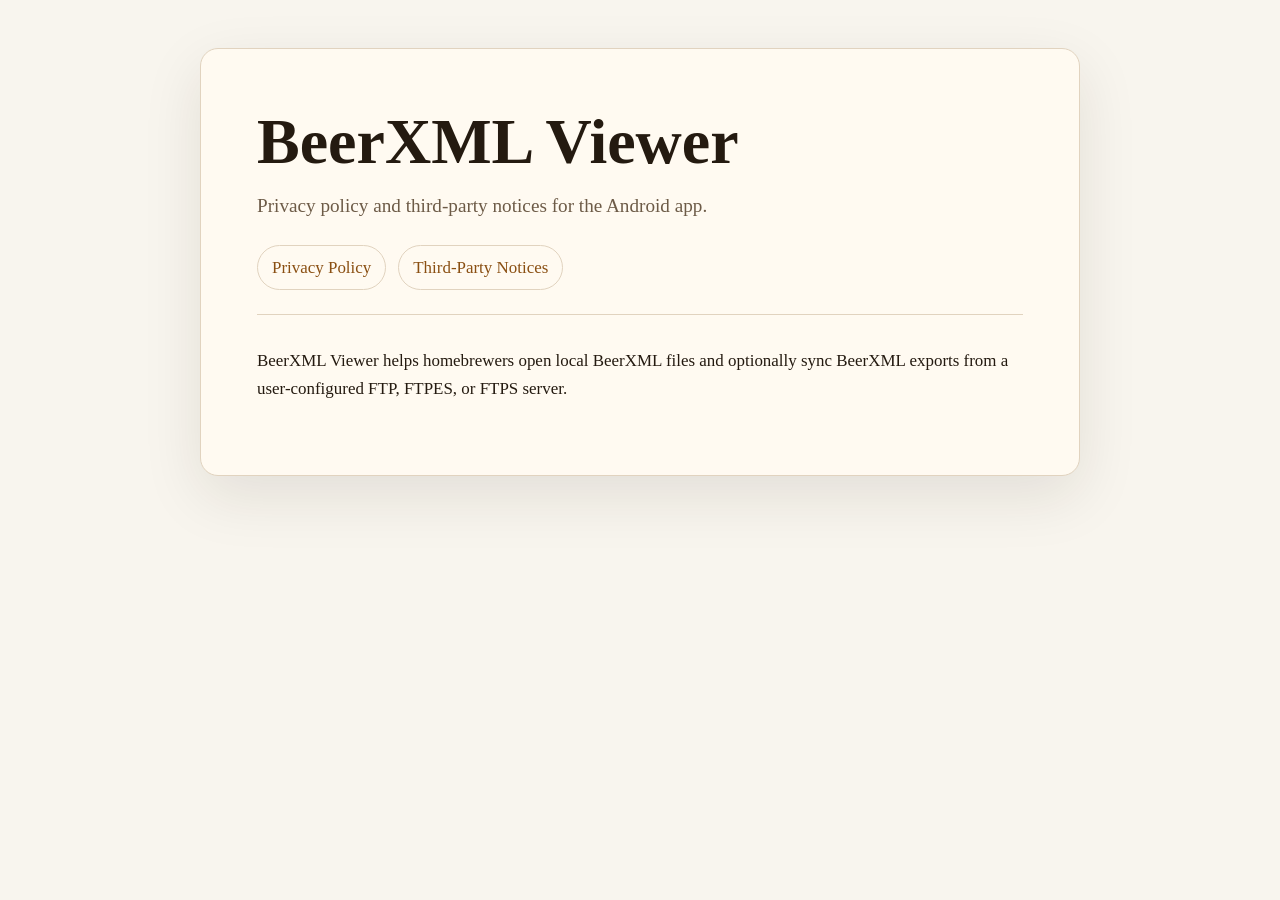
<file: docs/index.html>
<!doctype html>
<html lang="en">
  <head>
    <meta charset="utf-8">
    <meta name="viewport" content="width=device-width, initial-scale=1">
    <title>BeerXML Viewer</title>
    <meta name="description" content="Privacy policy and third-party notices for BeerXML Viewer.">
    <link rel="stylesheet" href="styles.css">
  </head>
  <body>
    <main>
      <article class="page">
        <header>
          <h1>BeerXML Viewer</h1>
          <p class="lede">Privacy policy and third-party notices for the Android app.</p>
          <ul class="nav">
            <li><a href="privacy-policy/">Privacy Policy</a></li>
            <li><a href="third-party-notices/">Third-Party Notices</a></li>
          </ul>
        </header>

        <p>BeerXML Viewer helps homebrewers open local BeerXML files and optionally sync BeerXML exports from a user-configured FTP, FTPES, or FTPS server.</p>
      </article>
    </main>
  </body>
</html>
</file>
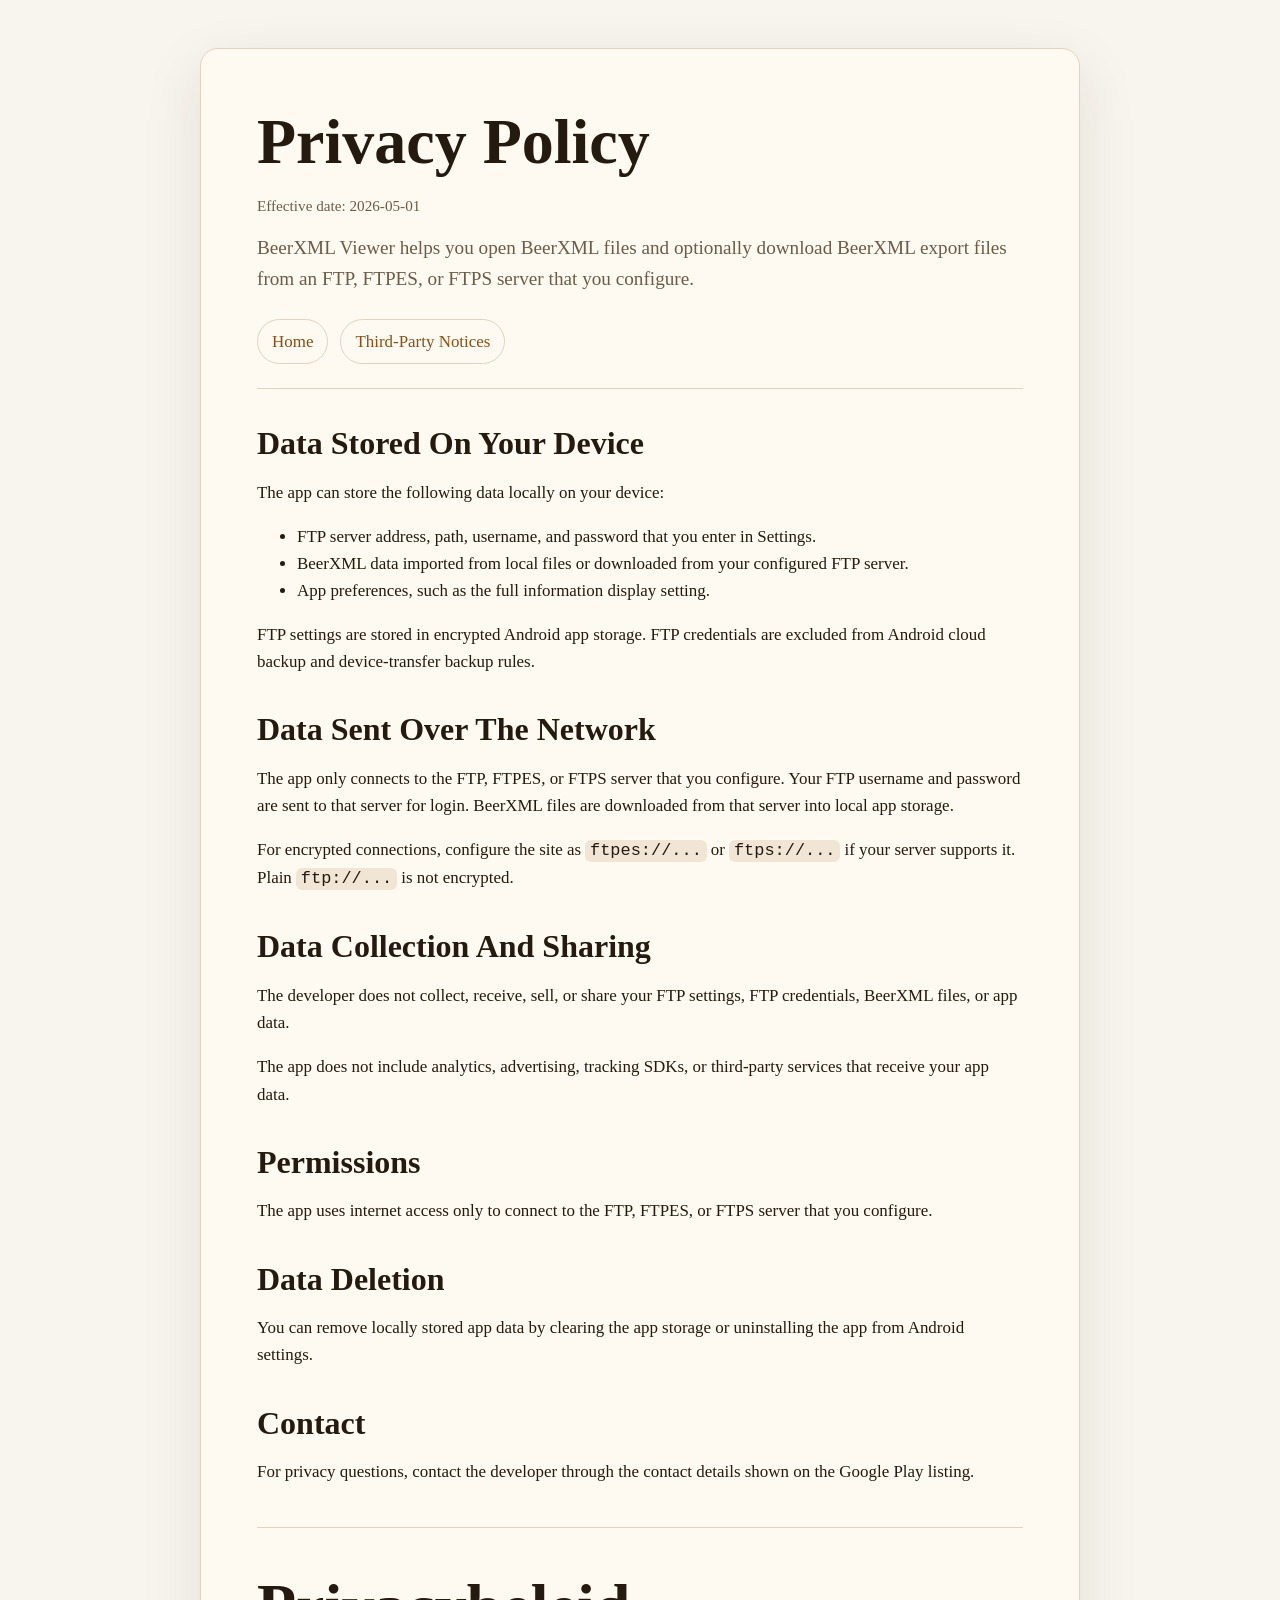
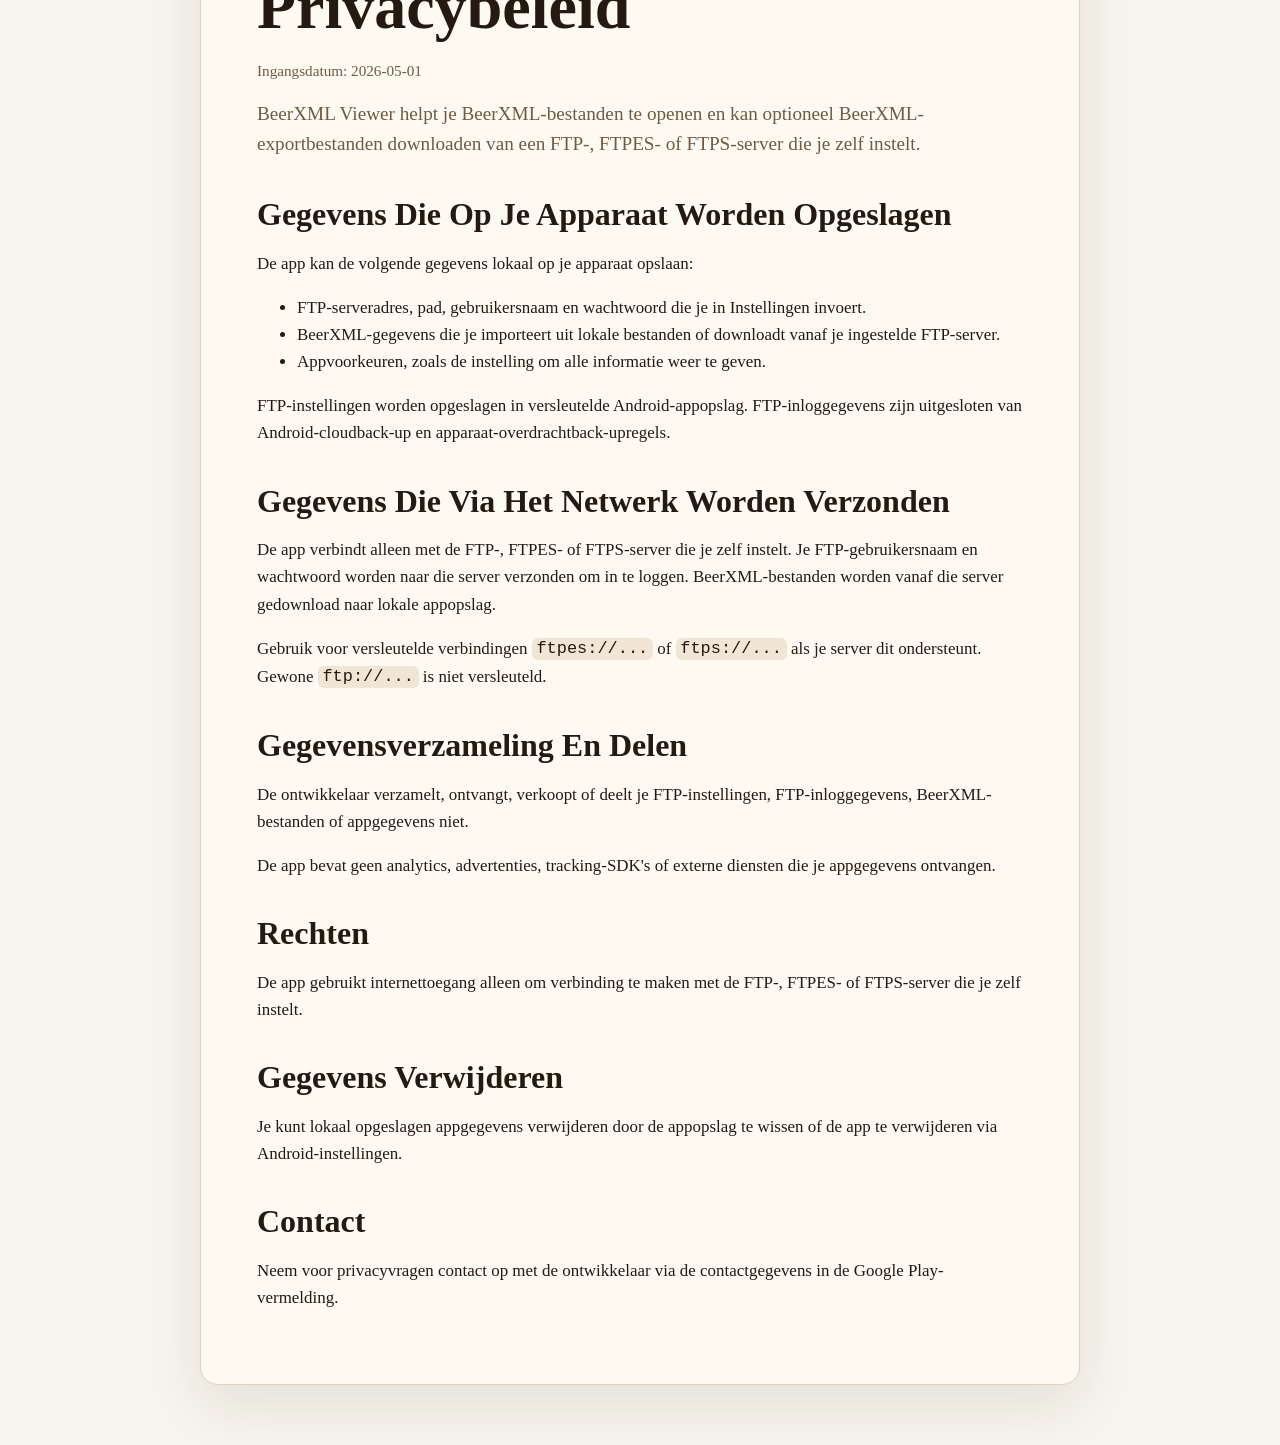
<file: docs/privacy-policy/index.html>
<!doctype html>
<html lang="en">
  <head>
    <meta charset="utf-8">
    <meta name="viewport" content="width=device-width, initial-scale=1">
    <title>Privacy Policy - BeerXML Viewer</title>
    <meta name="description" content="Privacy policy for the BeerXML Viewer Android app.">
    <link rel="stylesheet" href="../styles.css">
  </head>
  <body>
    <main>
      <article class="page">
        <header>
          <h1>Privacy Policy</h1>
          <p class="meta">Effective date: 2026-05-01</p>
          <p class="lede">BeerXML Viewer helps you open BeerXML files and optionally download BeerXML export files from an FTP, FTPES, or FTPS server that you configure.</p>
          <ul class="nav">
            <li><a href="../">Home</a></li>
            <li><a href="../third-party-notices/">Third-Party Notices</a></li>
          </ul>
        </header>

        <h2>Data Stored On Your Device</h2>
        <p>The app can store the following data locally on your device:</p>
        <ul>
          <li>FTP server address, path, username, and password that you enter in Settings.</li>
          <li>BeerXML data imported from local files or downloaded from your configured FTP server.</li>
          <li>App preferences, such as the full information display setting.</li>
        </ul>
        <p>FTP settings are stored in encrypted Android app storage. FTP credentials are excluded from Android cloud backup and device-transfer backup rules.</p>

        <h2>Data Sent Over The Network</h2>
        <p>The app only connects to the FTP, FTPES, or FTPS server that you configure. Your FTP username and password are sent to that server for login. BeerXML files are downloaded from that server into local app storage.</p>
        <p>For encrypted connections, configure the site as <code>ftpes://...</code> or <code>ftps://...</code> if your server supports it. Plain <code>ftp://...</code> is not encrypted.</p>

        <h2>Data Collection And Sharing</h2>
        <p>The developer does not collect, receive, sell, or share your FTP settings, FTP credentials, BeerXML files, or app data.</p>
        <p>The app does not include analytics, advertising, tracking SDKs, or third-party services that receive your app data.</p>

        <h2>Permissions</h2>
        <p>The app uses internet access only to connect to the FTP, FTPES, or FTPS server that you configure.</p>

        <h2>Data Deletion</h2>
        <p>You can remove locally stored app data by clearing the app storage or uninstalling the app from Android settings.</p>

        <h2>Contact</h2>
        <p>For privacy questions, contact the developer through the contact details shown on the Google Play listing.</p>

        <hr>

        <h1 lang="nl">Privacybeleid</h1>
        <p class="meta" lang="nl">Ingangsdatum: 2026-05-01</p>
        <p class="lede" lang="nl">BeerXML Viewer helpt je BeerXML-bestanden te openen en kan optioneel BeerXML-exportbestanden downloaden van een FTP-, FTPES- of FTPS-server die je zelf instelt.</p>

        <h2 lang="nl">Gegevens Die Op Je Apparaat Worden Opgeslagen</h2>
        <p lang="nl">De app kan de volgende gegevens lokaal op je apparaat opslaan:</p>
        <ul lang="nl">
          <li>FTP-serveradres, pad, gebruikersnaam en wachtwoord die je in Instellingen invoert.</li>
          <li>BeerXML-gegevens die je importeert uit lokale bestanden of downloadt vanaf je ingestelde FTP-server.</li>
          <li>Appvoorkeuren, zoals de instelling om alle informatie weer te geven.</li>
        </ul>
        <p lang="nl">FTP-instellingen worden opgeslagen in versleutelde Android-appopslag. FTP-inloggegevens zijn uitgesloten van Android-cloudback-up en apparaat-overdrachtback-upregels.</p>

        <h2 lang="nl">Gegevens Die Via Het Netwerk Worden Verzonden</h2>
        <p lang="nl">De app verbindt alleen met de FTP-, FTPES- of FTPS-server die je zelf instelt. Je FTP-gebruikersnaam en wachtwoord worden naar die server verzonden om in te loggen. BeerXML-bestanden worden vanaf die server gedownload naar lokale appopslag.</p>
        <p lang="nl">Gebruik voor versleutelde verbindingen <code>ftpes://...</code> of <code>ftps://...</code> als je server dit ondersteunt. Gewone <code>ftp://...</code> is niet versleuteld.</p>

        <h2 lang="nl">Gegevensverzameling En Delen</h2>
        <p lang="nl">De ontwikkelaar verzamelt, ontvangt, verkoopt of deelt je FTP-instellingen, FTP-inloggegevens, BeerXML-bestanden of appgegevens niet.</p>
        <p lang="nl">De app bevat geen analytics, advertenties, tracking-SDK's of externe diensten die je appgegevens ontvangen.</p>

        <h2 lang="nl">Rechten</h2>
        <p lang="nl">De app gebruikt internettoegang alleen om verbinding te maken met de FTP-, FTPES- of FTPS-server die je zelf instelt.</p>

        <h2 lang="nl">Gegevens Verwijderen</h2>
        <p lang="nl">Je kunt lokaal opgeslagen appgegevens verwijderen door de appopslag te wissen of de app te verwijderen via Android-instellingen.</p>

        <h2 lang="nl">Contact</h2>
        <p lang="nl">Neem voor privacyvragen contact op met de ontwikkelaar via de contactgegevens in de Google Play-vermelding.</p>
      </article>
    </main>
  </body>
</html>
</file>
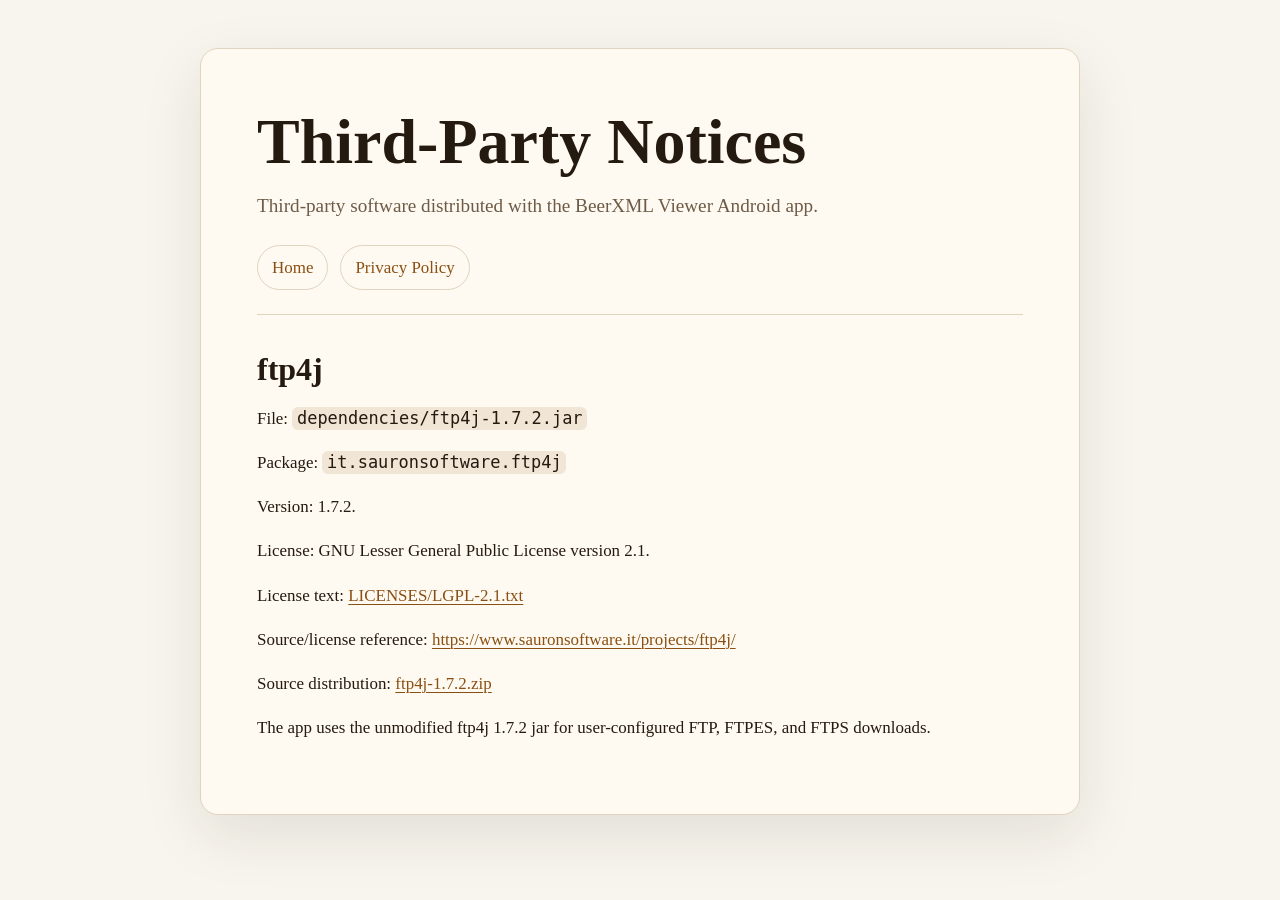
<file: docs/third-party-notices/index.html>
<!doctype html>
<html lang="en">
  <head>
    <meta charset="utf-8">
    <meta name="viewport" content="width=device-width, initial-scale=1">
    <title>Third-Party Notices - BeerXML Viewer</title>
    <meta name="description" content="Third-party notices for the BeerXML Viewer Android app.">
    <link rel="stylesheet" href="../styles.css">
  </head>
  <body>
    <main>
      <article class="page">
        <header>
          <h1>Third-Party Notices</h1>
          <p class="lede">Third-party software distributed with the BeerXML Viewer Android app.</p>
          <ul class="nav">
            <li><a href="../">Home</a></li>
            <li><a href="../privacy-policy/">Privacy Policy</a></li>
          </ul>
        </header>

        <h2>ftp4j</h2>
        <p>File: <code>dependencies/ftp4j-1.7.2.jar</code></p>
        <p>Package: <code>it.sauronsoftware.ftp4j</code></p>
        <p>Version: 1.7.2.</p>
        <p>License: GNU Lesser General Public License version 2.1.</p>
        <p>License text: <a href="https://github.com/Jeroen74/BeerXML-viewer/blob/main/LICENSES/LGPL-2.1.txt">LICENSES/LGPL-2.1.txt</a></p>
        <p>Source/license reference: <a href="https://www.sauronsoftware.it/projects/ftp4j/">https://www.sauronsoftware.it/projects/ftp4j/</a></p>
        <p>Source distribution: <a href="https://sourceforge.net/projects/ftp4j/files/ftp4j/1.7.2/ftp4j-1.7.2.zip/download">ftp4j-1.7.2.zip</a></p>

        <p>The app uses the unmodified ftp4j 1.7.2 jar for user-configured FTP, FTPES, and FTPS downloads.</p>
      </article>
    </main>
  </body>
</html>
</file>
<file: docs/styles.css>
:root {
  color-scheme: light dark;
  --background: #f8f5ee;
  --surface: #fffaf1;
  --text: #241a10;
  --muted: #6d5b47;
  --accent: #8a4f12;
  --border: #e1d3bf;
}

@media (prefers-color-scheme: dark) {
  :root {
    --background: #17120d;
    --surface: #211912;
    --text: #f4eadc;
    --muted: #cbbba6;
    --accent: #f0a84c;
    --border: #463725;
  }
}

* {
  box-sizing: border-box;
}

body {
  margin: 0;
  background: var(--background);
  color: var(--text);
  font-family: ui-serif, Georgia, Cambria, "Times New Roman", Times, serif;
  line-height: 1.6;
}

main {
  width: min(880px, calc(100% - 32px));
  margin: 0 auto;
  padding: 48px 0 64px;
}

.page {
  background: var(--surface);
  border: 1px solid var(--border);
  border-radius: 18px;
  box-shadow: 0 20px 60px rgb(36 26 16 / 10%);
  padding: clamp(24px, 6vw, 56px);
}

header {
  border-bottom: 1px solid var(--border);
  margin-bottom: 32px;
  padding-bottom: 24px;
}

h1,
h2 {
  line-height: 1.15;
}

h1 {
  font-size: clamp(2rem, 7vw, 4rem);
  margin: 0 0 12px;
}

h2 {
  font-size: clamp(1.35rem, 4vw, 2rem);
  margin: 36px 0 12px;
}

p,
li {
  font-size: 1.06rem;
}

a {
  color: var(--accent);
  text-decoration-thickness: 0.08em;
  text-underline-offset: 0.18em;
}

.lede {
  color: var(--muted);
  font-size: 1.2rem;
  margin: 0;
}

.nav {
  display: flex;
  flex-wrap: wrap;
  gap: 12px;
  list-style: none;
  margin: 24px 0 0;
  padding: 0;
}

.nav a {
  border: 1px solid var(--border);
  border-radius: 999px;
  display: inline-block;
  padding: 8px 14px;
  text-decoration: none;
}

.meta {
  color: var(--muted);
  font-size: 0.95rem;
}

hr {
  border: 0;
  border-top: 1px solid var(--border);
  margin: 42px 0;
}

code {
  background: color-mix(in srgb, var(--accent) 12%, transparent);
  border-radius: 6px;
  padding: 0.08em 0.28em;
}
</file>
